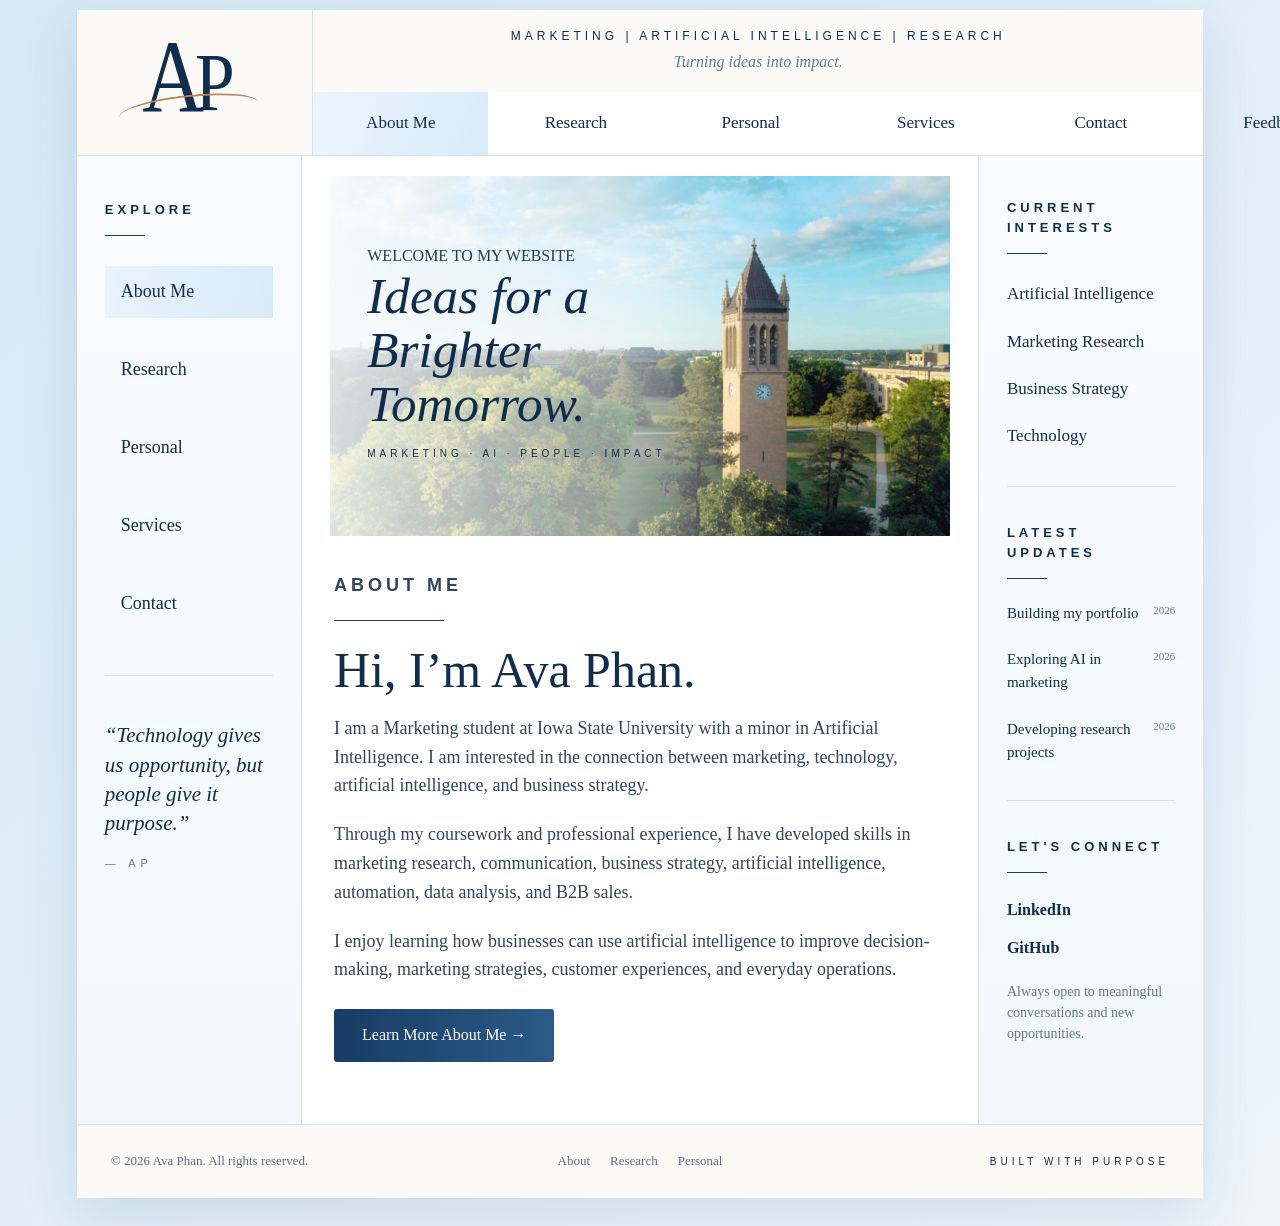
<file: index.html>
<!DOCTYPE html>
<html lang="en">

<head>
    <meta charset="UTF-8">

    <meta name="viewport" content="width=device-width, initial-scale=1.0">

    <title>Ava Phan | About Me</title>

    <link rel="stylesheet" href="style.css">
</head>


<body>

    <div class="site-wrapper">


        <!-- HEADER -->

        <header class="site-header">

            <div class="logo-area">

                <a href="index.html" class="ap-logo" aria-label="Ava Phan Home">

                    <span class="logo-a">A</span>
                    <span class="logo-p">P</span>
                    <span class="logo-line"></span>

                </a>

            </div>


            <div class="header-main">

                <div class="header-top">

                    <p class="header-title">
                        MARKETING | ARTIFICIAL INTELLIGENCE | RESEARCH
                    </p>

                    <p class="header-subtitle">
                        Turning ideas into impact.
                    </p>

                </div>


                <div id="navigation"></div>

            </div>

        </header>


        <!-- MAIN THREE COLUMN LAYOUT -->

        <div class="page-grid">


            <!-- LEFT SIDEBAR -->

            <aside class="left-sidebar">

                <div class="sidebar-inner">

                    <p class="sidebar-title">
                        EXPLORE
                    </p>

                    <div class="title-line"></div>


                    <nav class="side-navigation">

                        <a href="index.html" class="side-link current-side-link">
                            About Me
                        </a>

                        <a href="research.html" class="side-link">
                            Research
                        </a>

                        <a href="personal.html" class="side-link">
                            Personal
                        </a>
                        <a href="services.html" class="side-link">
    Services
</a>

                        <a href="#contact" class="side-link">
                            Contact
                        </a>

                    </nav>


                    <div class="sidebar-divider"></div>


                    <p class="sidebar-quote">

                        “Technology gives us opportunity,
                        but people give it purpose.”

                    </p>

                    <p class="quote-name">
                        — AP
                    </p>

                </div>

            </aside>


            <!-- MAIN CONTENT -->

            <main class="main-content">


                <!-- HERO -->

<section class="hero-section reveal">

    <img
        src="images/hero.jpg"
        alt="Ava Phan portfolio hero image"
        class="hero-image"
    >

    <div class="hero-overlay">

        <p class="hero-small-text">
            WELCOME TO MY WEBSITE
        </p>

        <h1 class="hero-title">
    <span>Ideas for</span>
    <span>a Brighter</span>
    <span>Tomorrow.</span>
</h1>

        <p class="hero-keywords">
            MARKETING · AI · PEOPLE · IMPACT
        </p>

    </div>


</section>


                <!-- ABOUT -->

                <section class="content-section reveal">

                    <p class="section-label">
                        ABOUT ME
                    </p>

                    <div class="section-line"></div>


                    <h2>
                        Hi, I’m Ava Phan.
                    </h2>


                    <p>

                        I am a Marketing student at Iowa State University
                        with a minor in Artificial Intelligence. I am interested
                        in the connection between marketing, technology,
                        artificial intelligence, and business strategy.

                    </p>


                    <p>

                        Through my coursework and professional experience,
                        I have developed skills in marketing research,
                        communication, business strategy, artificial intelligence,
                        automation, data analysis, and B2B sales.

                    </p>


                    <p>

                        I enjoy learning how businesses can use artificial
                        intelligence to improve decision-making, marketing
                        strategies, customer experiences, and everyday operations.

                    </p>


                    <a href="personal.html" class="main-button">
                        Learn More About Me →
                    </a>

                </section>

            </main>


            <!-- RIGHT SIDEBAR -->

            <aside class="right-sidebar">


                <section class="right-section">

                    <p class="sidebar-title">
                        CURRENT INTERESTS
                    </p>

                    <div class="title-line"></div>


                    <div class="interest-list">

                        <p>Artificial Intelligence</p>

                        <p>Marketing Research</p>

                        <p>Business Strategy</p>

                        <p>Technology</p>

                    </div>

                </section>


                <div class="right-divider"></div>


                <section class="right-section">

                    <p class="sidebar-title">
                        LATEST UPDATES
                    </p>

                    <div class="title-line"></div>


                    <div class="update-item">

                        <span>
                            Building my portfolio
                        </span>

                        <small>
                            2026
                        </small>

                    </div>


                    <div class="update-item">

                        <span>
                            Exploring AI in marketing
                        </span>

                        <small>
                            2026
                        </small>

                    </div>


                    <div class="update-item">

                        <span>
                            Developing research projects
                        </span>

                        <small>
                            2026
                        </small>

                    </div>

                </section>


                <div class="right-divider"></div>


                <section class="right-section" id="contact">

                    <p class="sidebar-title">
                        LET'S CONNECT
                    </p>

                    <div class="title-line"></div>


                    <div class="social-links">

                        <a
                            href="https://www.linkedin.com/in/avaphan"
                            target="_blank">

                            LinkedIn

                        </a>


                        <a
                            href="https://github.com/YOUR-USERNAME"
                            target="_blank">

                            GitHub

                        </a>

                    </div>


                    <p class="connect-message">

                        Always open to meaningful conversations
                        and new opportunities.

                    </p>

                </section>

            </aside>

        </div>


        <!-- FOOTER -->

        <footer class="site-footer">

            <p>
                © 2026 Ava Phan. All rights reserved.
            </p>


            <div class="footer-links">

                <a href="index.html">About</a>

                <a href="research.html">Research</a>

                <a href="personal.html">Personal</a>

            </div>


            <p class="footer-message">
                BUILT WITH PURPOSE
            </p>

        </footer>

    </div>


    <script src="nav.js"></script>

</body>

</html>
</file>
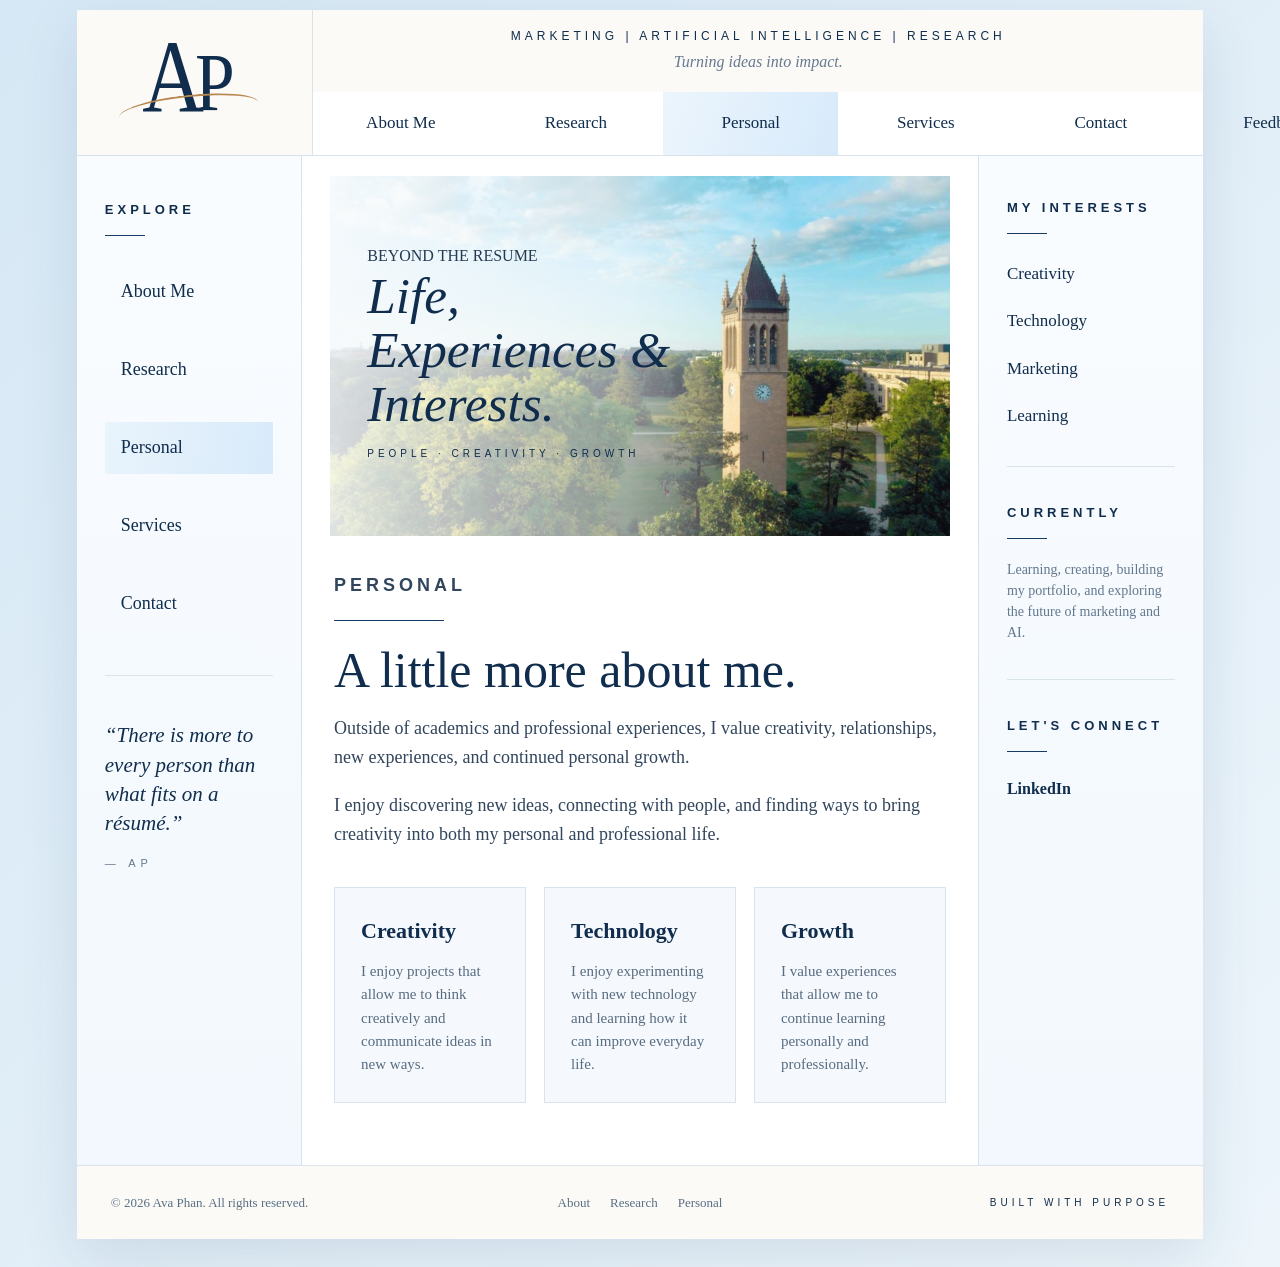
<file: personal.html>
<!DOCTYPE html>
<html lang="en">

<head>
    <meta charset="UTF-8">

    <meta name="viewport" content="width=device-width, initial-scale=1.0">

    <title>Ava Phan | Personal</title>

    <link rel="stylesheet" href="style.css">
</head>


<body>

    <div class="site-wrapper">


        <!-- HEADER -->

        <header class="site-header">

            <div class="logo-area">

                <a href="index.html" class="ap-logo">

                    <span class="logo-a">A</span>
                    <span class="logo-p">P</span>
                    <span class="logo-line"></span>

                </a>

            </div>


            <div class="header-main">

                <div class="header-top">

                    <p class="header-title">
                        MARKETING | ARTIFICIAL INTELLIGENCE | RESEARCH
                    </p>

                    <p class="header-subtitle">
                        Turning ideas into impact.
                    </p>

                </div>


                <div id="navigation"></div>

            </div>

        </header>


        <div class="page-grid">


            <!-- LEFT SIDEBAR -->

            <aside class="left-sidebar">

                <div class="sidebar-inner">

                    <p class="sidebar-title">
                        EXPLORE
                    </p>

                    <div class="title-line"></div>


                    <nav class="side-navigation">

                        <a href="index.html" class="side-link">
                            About Me
                        </a>

                        <a href="research.html" class="side-link">
                            Research
                        </a>

                        <a href="personal.html" class="side-link current-side-link">
                            Personal
                        </a>
                        <a href="services.html" class="side-link">
    Services
</a>

                        <a href="#contact" class="side-link">
                            Contact
                        </a>

                    </nav>


                    <div class="sidebar-divider"></div>


                    <p class="sidebar-quote">

                        “There is more to every person than
                        what fits on a résumé.”

                    </p>

                    <p class="quote-name">
                        — AP
                    </p>

                </div>

            </aside>


            <!-- MAIN CONTENT -->

            <main class="main-content">


                <section class="hero-section personal-hero reveal">

                    <img
                        src="images/hero.jpg"
                        alt="Personal interests and experiences"
                        class="hero-image"
                    >


                    <div class="hero-overlay">

                        <p class="hero-small-text">
                            BEYOND THE RESUME
                        </p>

                        <h1>
                            Life,
                            <br>
                            Experiences & Interests.
                        </h1>

                        <p class="hero-keywords">
                            PEOPLE · CREATIVITY · GROWTH
                        </p>

                    </div>

                </section>


                <section class="content-section reveal">

                    <p class="section-label">
                        PERSONAL
                    </p>

                    <div class="section-line"></div>


                    <h2>
                        A little more about me.
                    </h2>


                    <p>

                        Outside of academics and professional experiences,
                        I value creativity, relationships, new experiences,
                        and continued personal growth.

                    </p>


                    <p>

                        I enjoy discovering new ideas, connecting with people,
                        and finding ways to bring creativity into both my
                        personal and professional life.

                    </p>


                    <div class="personal-grid">


                        <div class="personal-card">

                            <h3>
                                Creativity
                            </h3>

                            <p>

                                I enjoy projects that allow me to think
                                creatively and communicate ideas in new ways.

                            </p>

                        </div>


                        <div class="personal-card">

                            <h3>
                                Technology
                            </h3>

                            <p>

                                I enjoy experimenting with new technology
                                and learning how it can improve everyday life.

                            </p>

                        </div>


                        <div class="personal-card">

                            <h3>
                                Growth
                            </h3>

                            <p>

                                I value experiences that allow me to continue
                                learning personally and professionally.

                            </p>

                        </div>


                    </div>

                </section>

            </main>


            <!-- RIGHT SIDEBAR -->

            <aside class="right-sidebar">


                <section class="right-section">

                    <p class="sidebar-title">
                        MY INTERESTS
                    </p>

                    <div class="title-line"></div>

                    <div class="interest-list">

                        <p>Creativity</p>

                        <p>Technology</p>

                        <p>Marketing</p>

                        <p>Learning</p>

                    </div>

                </section>


                <div class="right-divider"></div>


                <section class="right-section">

                    <p class="sidebar-title">
                        CURRENTLY
                    </p>

                    <div class="title-line"></div>

                    <p class="connect-message">

                        Learning, creating, building my portfolio,
                        and exploring the future of marketing and AI.

                    </p>

                </section>


                <div class="right-divider"></div>


                <section class="right-section" id="contact">

                    <p class="sidebar-title">
                        LET'S CONNECT
                    </p>

                    <div class="title-line"></div>

                    <div class="social-links">

                        <a href="https://www.linkedin.com/in/avaphan" target="_blank">
                            LinkedIn
                        </a>

                    </div>

                </section>

            </aside>

        </div>


        <footer class="site-footer">

            <p>
                © 2026 Ava Phan. All rights reserved.
            </p>

            <div class="footer-links">

                <a href="index.html">About</a>

                <a href="research.html">Research</a>

                <a href="personal.html">Personal</a>

            </div>

            <p class="footer-message">
                BUILT WITH PURPOSE
            </p>

        </footer>

    </div>


    <script src="nav.js"></script>

</body>

</html>
</file>
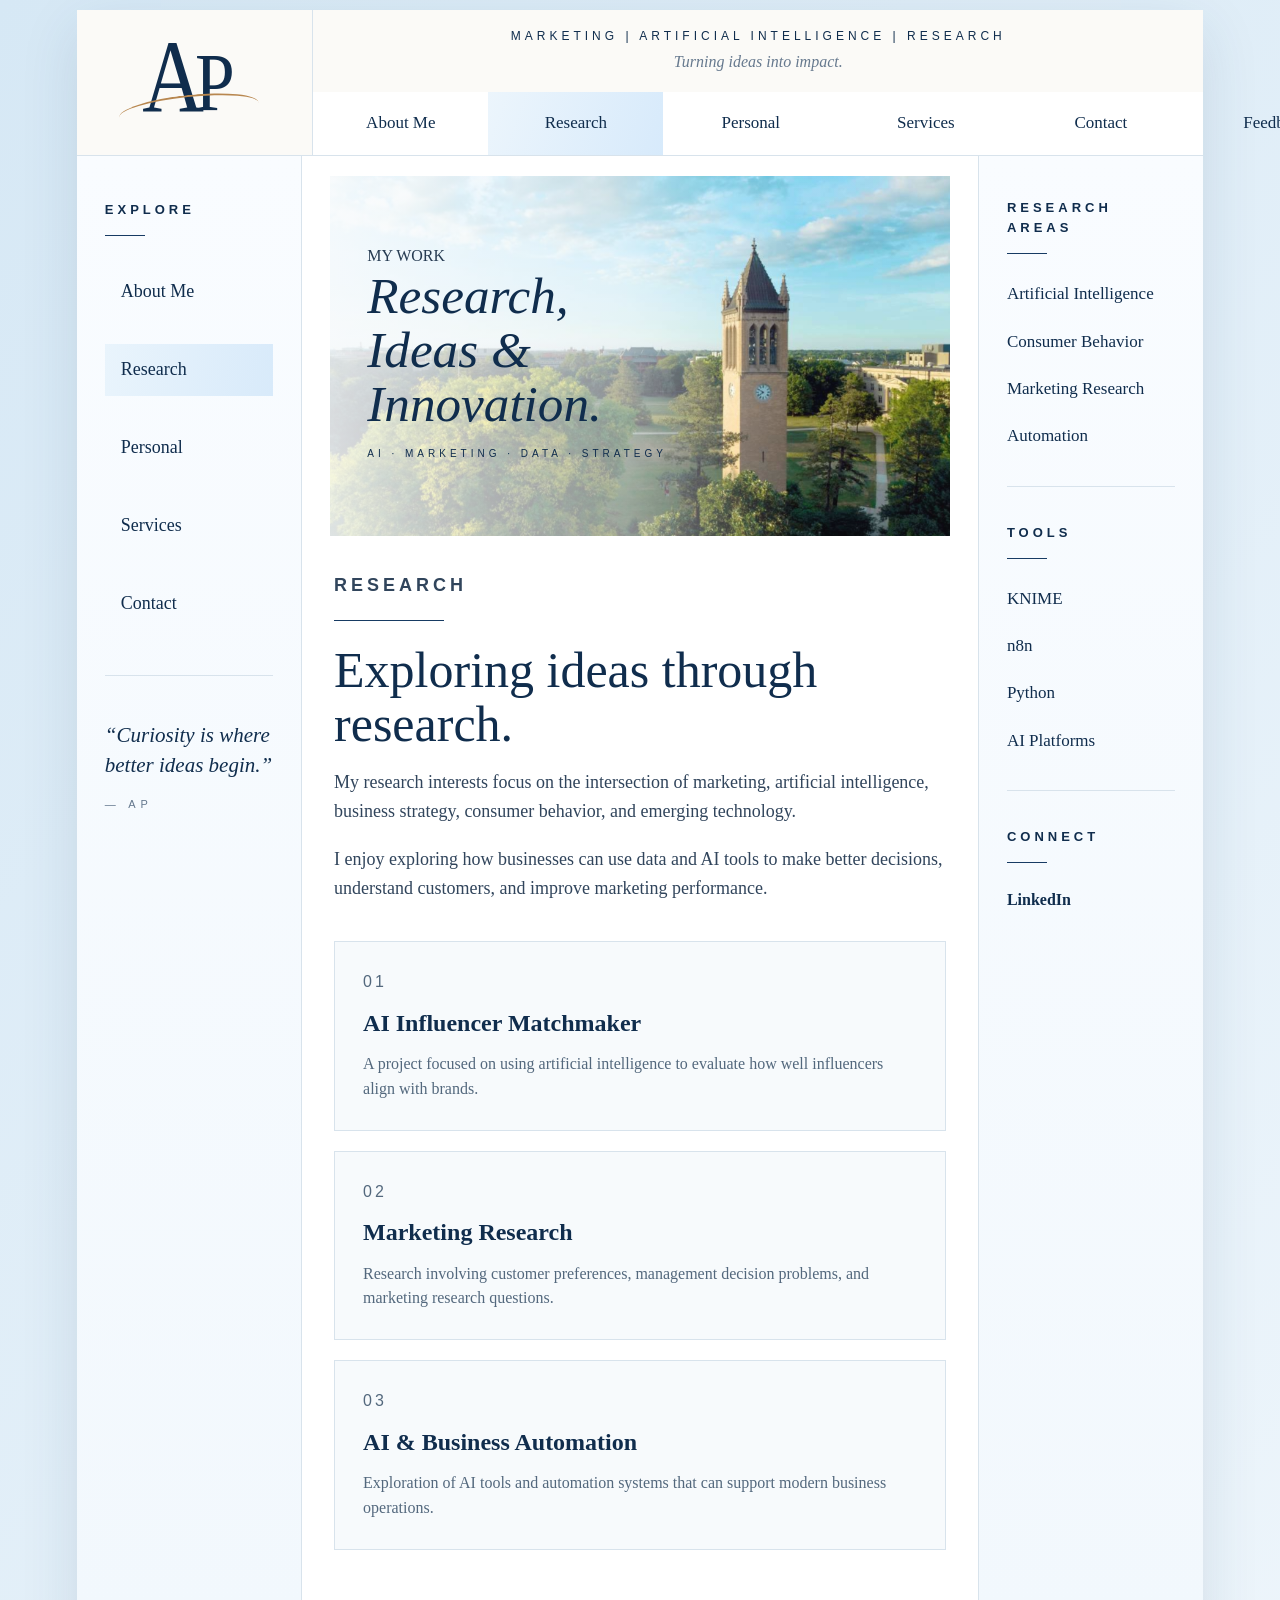
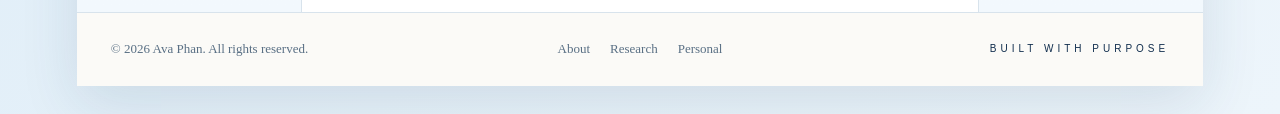
<file: research.html>
<!DOCTYPE html>
<html lang="en">

<head>
    <meta charset="UTF-8">

    <meta name="viewport" content="width=device-width, initial-scale=1.0">

    <title>Ava Phan | Research</title>

    <link rel="stylesheet" href="style.css">
</head>


<body>

    <div class="site-wrapper">


        <!-- HEADER -->

        <header class="site-header">

            <div class="logo-area">

                <a href="index.html" class="ap-logo">

                    <span class="logo-a">A</span>
                    <span class="logo-p">P</span>
                    <span class="logo-line"></span>

                </a>

            </div>


            <div class="header-main">

                <div class="header-top">

                    <p class="header-title">
                        MARKETING | ARTIFICIAL INTELLIGENCE | RESEARCH
                    </p>

                    <p class="header-subtitle">
                        Turning ideas into impact.
                    </p>

                </div>


                <div id="navigation"></div>

            </div>

        </header>


        <div class="page-grid">


            <!-- LEFT SIDEBAR -->

            <aside class="left-sidebar">

                <div class="sidebar-inner">

                    <p class="sidebar-title">
                        EXPLORE
                    </p>

                    <div class="title-line"></div>


                    <nav class="side-navigation">

                        <a href="index.html" class="side-link">
                            About Me
                        </a>

                        <a href="research.html" class="side-link current-side-link">
                            Research
                        </a>

                        <a href="personal.html" class="side-link">
                            Personal
                        </a>
                        <a href="services.html" class="side-link">
    Services
</a>

                        <a href="#contact" class="side-link">
                            Contact
                        </a>

                    </nav>


                    <div class="sidebar-divider"></div>


                    <p class="sidebar-quote">

                        “Curiosity is where better ideas begin.”

                    </p>

                    <p class="quote-name">
                        — AP
                    </p>

                </div>

            </aside>


            <!-- MAIN CONTENT -->

            <main class="main-content">


                <section class="hero-section research-hero reveal">

                    <img
                        src="images/hero.jpg"
                        alt="Research and artificial intelligence"
                        class="hero-image"
                    >


                    <div class="hero-overlay">

                        <p class="hero-small-text">
                            MY WORK
                        </p>

                        <h1>
                            Research,
                            <br>
                            Ideas & Innovation.
                        </h1>

                        <p class="hero-keywords">
                            AI · MARKETING · DATA · STRATEGY
                        </p>

                    </div>

                </section>


                <section class="content-section reveal">

                    <p class="section-label">
                        RESEARCH
                    </p>

                    <div class="section-line"></div>


                    <h2>
                        Exploring ideas through research.
                    </h2>


                    <p>

                        My research interests focus on the intersection of
                        marketing, artificial intelligence, business strategy,
                        consumer behavior, and emerging technology.

                    </p>


                    <p>

                        I enjoy exploring how businesses can use data and AI
                        tools to make better decisions, understand customers,
                        and improve marketing performance.

                    </p>


                    <div class="project-list">


                        <article class="project-card">

                            <p class="project-number">
                                01
                            </p>

                            <h3>
                                AI Influencer Matchmaker
                            </h3>

                            <p>

                                A project focused on using artificial intelligence
                                to evaluate how well influencers align with brands.

                            </p>

                        </article>


                        <article class="project-card">

                            <p class="project-number">
                                02
                            </p>

                            <h3>
                                Marketing Research
                            </h3>

                            <p>

                                Research involving customer preferences,
                                management decision problems, and marketing
                                research questions.

                            </p>

                        </article>


                        <article class="project-card">

                            <p class="project-number">
                                03
                            </p>

                            <h3>
                                AI & Business Automation
                            </h3>

                            <p>

                                Exploration of AI tools and automation systems
                                that can support modern business operations.

                            </p>

                        </article>


                    </div>

                </section>

            </main>


            <!-- RIGHT SIDEBAR -->

            <aside class="right-sidebar">


                <section class="right-section">

                    <p class="sidebar-title">
                        RESEARCH AREAS
                    </p>

                    <div class="title-line"></div>

                    <div class="interest-list">

                        <p>Artificial Intelligence</p>

                        <p>Consumer Behavior</p>

                        <p>Marketing Research</p>

                        <p>Automation</p>

                    </div>

                </section>


                <div class="right-divider"></div>


                <section class="right-section">

                    <p class="sidebar-title">
                        TOOLS
                    </p>

                    <div class="title-line"></div>

                    <div class="interest-list">

                        <p>KNIME</p>

                        <p>n8n</p>

                        <p>Python</p>

                        <p>AI Platforms</p>

                    </div>

                </section>


                <div class="right-divider"></div>


                <section class="right-section" id="contact">

                    <p class="sidebar-title">
                        CONNECT
                    </p>

                    <div class="title-line"></div>

                    <div class="social-links">

                        <a href="https://www.linkedin.com/in/avaphan" target="_blank">
                            LinkedIn
                        </a>

                    </div>

                </section>

            </aside>

        </div>


        <footer class="site-footer">

            <p>
                © 2026 Ava Phan. All rights reserved.
            </p>

            <div class="footer-links">

                <a href="index.html">About</a>

                <a href="research.html">Research</a>

                <a href="personal.html">Personal</a>

            </div>

            <p class="footer-message">
                BUILT WITH PURPOSE
            </p>

        </footer>

    </div>


    <script src="nav.js"></script>

</body>

</html>
</file>
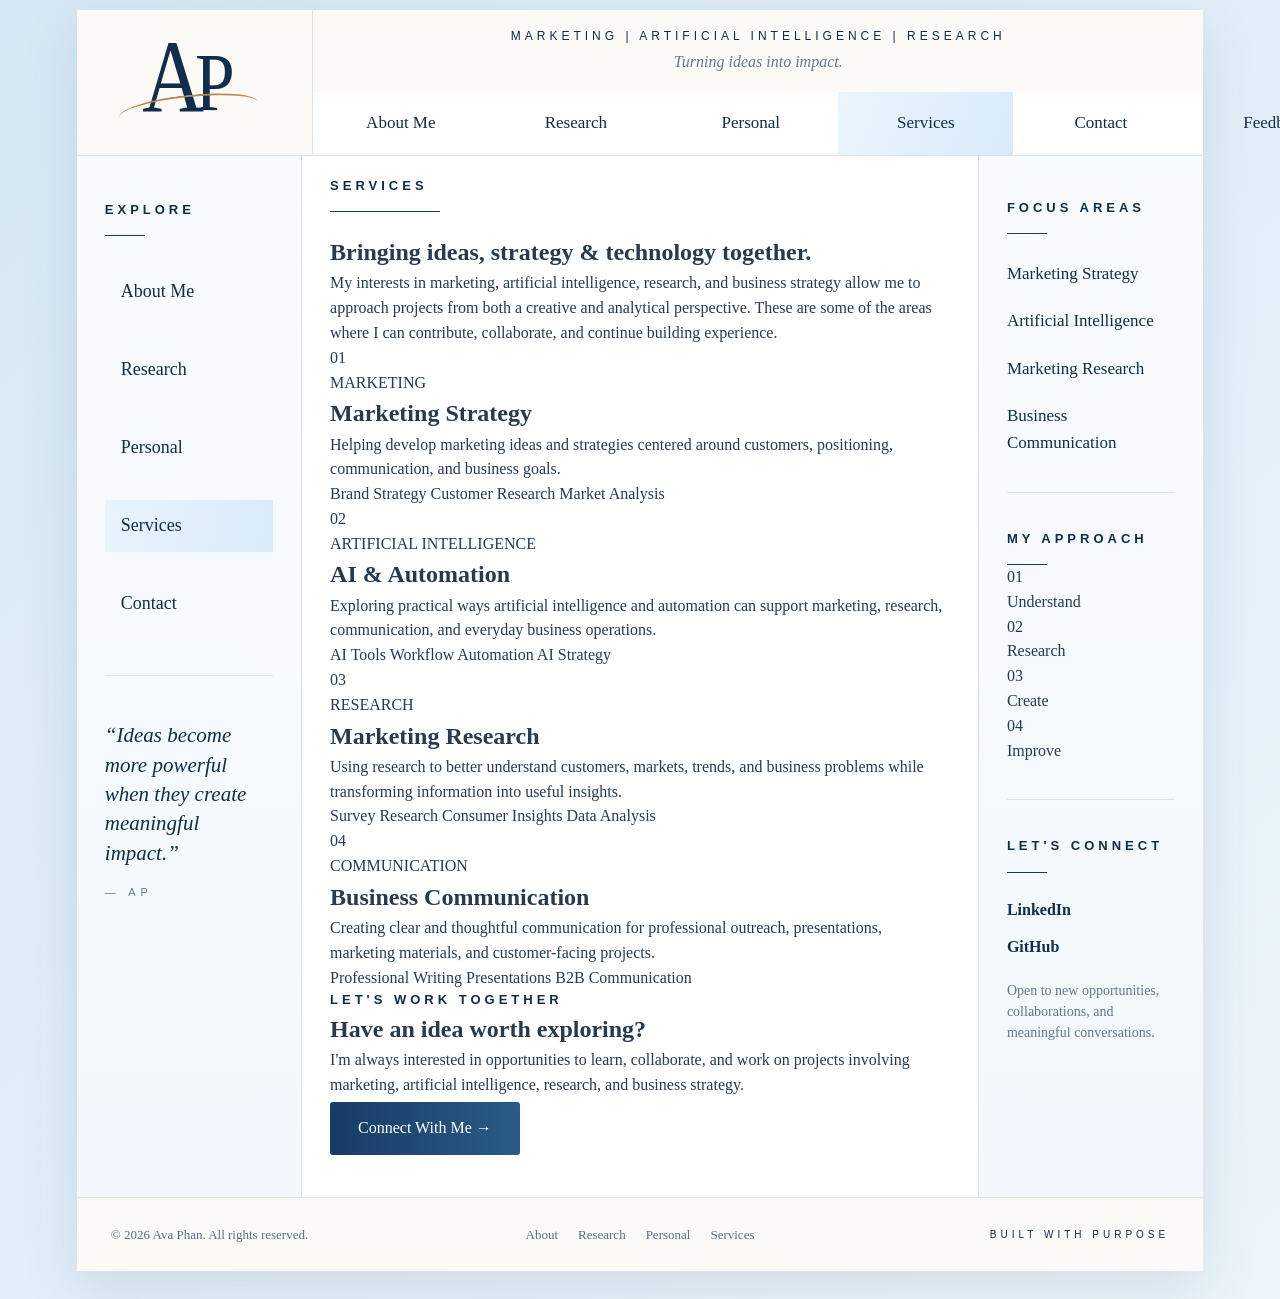
<file: services.html>
<!DOCTYPE html>
<html lang="en">

<head>
    <meta charset="UTF-8">
    <meta name="viewport" content="width=device-width, initial-scale=1.0">

    <title>Ava Phan | Services</title>

    <link rel="stylesheet" href="style.css">
</head>

<body>

<div class="site-wrapper">

    <!-- HEADER -->

    <header class="site-header">

        <div class="logo-area">

            <a href="index.html" class="ap-logo" aria-label="Ava Phan Home">
                <span class="logo-a">A</span>
                <span class="logo-p">P</span>
                <span class="logo-line"></span>
            </a>

        </div>

        <div class="header-main">

            <div class="header-top">

                <p class="header-title">
                    MARKETING | ARTIFICIAL INTELLIGENCE | RESEARCH
                </p>

                <p class="header-subtitle">
                    Turning ideas into impact.
                </p>

            </div>

            <div id="navigation"></div>

        </div>

    </header>


    <!-- PAGE LAYOUT -->

    <div class="page-grid">


        <!-- LEFT SIDEBAR -->

        <aside class="left-sidebar">

            <div class="sidebar-inner">

                <p class="sidebar-title">
                    EXPLORE
                </p>

                <div class="title-line"></div>

                <nav class="side-navigation">

                    <a href="index.html" class="side-link">
                        About Me
                    </a>

                    <a href="research.html" class="side-link">
                        Research
                    </a>

                    <a href="personal.html" class="side-link">
                        Personal
                    </a>

                    <a href="services.html"
                       class="side-link current-side-link">
                        Services
                    </a>

                    <a href="#contact" class="side-link">
                        Contact
                    </a>

                </nav>

                <div class="sidebar-divider"></div>

                <p class="sidebar-quote">
                    “Ideas become more powerful when
                    they create meaningful impact.”
                </p>

                <p class="quote-name">
                    — AP
                </p>

            </div>

        </aside>


        <!-- MAIN CONTENT -->

        <main class="main-content">


            <!-- SERVICES INTRO -->

            <section class="services-intro reveal">

                <p class="section-label">
                    SERVICES
                </p>

                <div class="section-line"></div>

                <h1 class="services-title">
                    Bringing ideas,
                    strategy & technology
                    together.
                </h1>

                <p class="services-description">
                    My interests in marketing, artificial intelligence,
                    research, and business strategy allow me to approach
                    projects from both a creative and analytical perspective.
                    These are some of the areas where I can contribute,
                    collaborate, and continue building experience.
                </p>

            </section>


            <!-- SERVICE 01 -->

            <section class="service-card reveal">

                <div class="service-number">
                    01
                </div>

                <div class="service-content">

                    <p class="service-category">
                        MARKETING
                    </p>

                    <h2>
                        Marketing Strategy
                    </h2>

                    <p>
                        Helping develop marketing ideas and strategies
                        centered around customers, positioning, communication,
                        and business goals.
                    </p>

                    <div class="service-tags">
                        <span>Brand Strategy</span>
                        <span>Customer Research</span>
                        <span>Market Analysis</span>
                    </div>

                </div>

            </section>


            <!-- SERVICE 02 -->

            <section class="service-card reveal">

                <div class="service-number">
                    02
                </div>

                <div class="service-content">

                    <p class="service-category">
                        ARTIFICIAL INTELLIGENCE
                    </p>

                    <h2>
                        AI & Automation
                    </h2>

                    <p>
                        Exploring practical ways artificial intelligence
                        and automation can support marketing, research,
                        communication, and everyday business operations.
                    </p>

                    <div class="service-tags">
                        <span>AI Tools</span>
                        <span>Workflow Automation</span>
                        <span>AI Strategy</span>
                    </div>

                </div>

            </section>


            <!-- SERVICE 03 -->

            <section class="service-card reveal">

                <div class="service-number">
                    03
                </div>

                <div class="service-content">

                    <p class="service-category">
                        RESEARCH
                    </p>

                    <h2>
                        Marketing Research
                    </h2>

                    <p>
                        Using research to better understand customers,
                        markets, trends, and business problems while
                        transforming information into useful insights.
                    </p>

                    <div class="service-tags">
                        <span>Survey Research</span>
                        <span>Consumer Insights</span>
                        <span>Data Analysis</span>
                    </div>

                </div>

            </section>


            <!-- SERVICE 04 -->

            <section class="service-card reveal">

                <div class="service-number">
                    04
                </div>

                <div class="service-content">

                    <p class="service-category">
                        COMMUNICATION
                    </p>

                    <h2>
                        Business Communication
                    </h2>

                    <p>
                        Creating clear and thoughtful communication for
                        professional outreach, presentations, marketing
                        materials, and customer-facing projects.
                    </p>

                    <div class="service-tags">
                        <span>Professional Writing</span>
                        <span>Presentations</span>
                        <span>B2B Communication</span>
                    </div>

                </div>

            </section>


            <!-- CALL TO ACTION -->

            <section class="services-cta reveal" id="contact">

                <p class="section-label">
                    LET'S WORK TOGETHER
                </p>

                <h2>
                    Have an idea worth exploring?
                </h2>

                <p>
                    I'm always interested in opportunities to learn,
                    collaborate, and work on projects involving marketing,
                    artificial intelligence, research, and business strategy.
                </p>

                <a
                    href="https://www.linkedin.com/in/avaphan"
                    target="_blank"
                    class="main-button">

                    Connect With Me →

                </a>

            </section>

        </main>


        <!-- RIGHT SIDEBAR -->

        <aside class="right-sidebar">

            <section class="right-section">

                <p class="sidebar-title">
                    FOCUS AREAS
                </p>

                <div class="title-line"></div>

                <div class="interest-list">
                    <p>Marketing Strategy</p>
                    <p>Artificial Intelligence</p>
                    <p>Marketing Research</p>
                    <p>Business Communication</p>
                </div>

            </section>


            <div class="right-divider"></div>


            <section class="right-section">

                <p class="sidebar-title">
                    MY APPROACH
                </p>

                <div class="title-line"></div>

                <div class="approach-list">

                    <div>
                        <span>01</span>
                        <p>Understand</p>
                    </div>

                    <div>
                        <span>02</span>
                        <p>Research</p>
                    </div>

                    <div>
                        <span>03</span>
                        <p>Create</p>
                    </div>

                    <div>
                        <span>04</span>
                        <p>Improve</p>
                    </div>

                </div>

            </section>


            <div class="right-divider"></div>


            <section class="right-section">

                <p class="sidebar-title">
                    LET'S CONNECT
                </p>

                <div class="title-line"></div>

                <div class="social-links">

                    <a
                        href="https://www.linkedin.com/in/avaphan"
                        target="_blank">
                        LinkedIn
                    </a>

                    <a
                        href="https://github.com/"
                        target="_blank">
                        GitHub
                    </a>

                </div>

                <p class="connect-message">
                    Open to new opportunities, collaborations,
                    and meaningful conversations.
                </p>

            </section>

        </aside>

    </div>


    <!-- FOOTER -->

    <footer class="site-footer">

        <p>
            © 2026 Ava Phan. All rights reserved.
        </p>

        <div class="footer-links">
            <a href="index.html">About</a>
            <a href="research.html">Research</a>
            <a href="personal.html">Personal</a>
            <a href="services.html">Services</a>
        </div>

        <p class="footer-message">
            BUILT WITH PURPOSE
        </p>

    </footer>

</div>


<script src="nav.js"></script>

</body>

</html>
</file>
<file: style.css>
/* =========================================================
   COLORS
========================================================= */

:root {
    --navy: #173b63;
    --deep-navy: #102d4d;
    --blue: #557fa5;
    --soft-blue: #dfeefa;
    --very-light-blue: #f3f8fc;

    --page-blue: #d9eaf7;

    --white: #ffffff;

    --cream: #fbfaf7;

    --text: #263b52;

    --muted: #63778d;

    --border: #d8e3ec;

    --gold: #b8874f;
}


/* =========================================================
   RESET
========================================================= */

* {
    margin: 0;
    padding: 0;
    box-sizing: border-box;
}


html {
    scroll-behavior: smooth;
}


body {

    font-family:
        Georgia,
        "Times New Roman",
        serif;

    background:
        linear-gradient(
            135deg,
            #d6e8f5,
            #edf5fb
        );

    color: var(--text);

    line-height: 1.55;

    padding: 10px 0 28px;
}


/* =========================================================
   WEBSITE CONTAINER
========================================================= */

.site-wrapper {

    width: 88%;

    max-width: 1450px;

    margin: 0 auto;

    background: white;

    box-shadow:
        0 18px 55px rgba(25, 62, 95, 0.12);
}


/* =========================================================
   HEADER
========================================================= */

.site-header {

    display: grid;

    grid-template-columns: 21% 79%;

    min-height: 145px;

    border-bottom: 1px solid var(--border);
}


/* =========================================================
   AP LOGO
========================================================= */

.logo-area {

    display: flex;

    justify-content: center;

    align-items: center;

    background: var(--cream);

    border-right: 1px solid var(--border);
}


.ap-logo {

    width: 155px;

    height: 110px;

    position: relative;

    display: block;

    color: var(--deep-navy);

    text-decoration: none;

    transition: transform 0.25s ease;
}


.ap-logo:hover {

    transform: scale(1.04);
}


.logo-a {

    position: absolute;

    left: 19px;

    top: -2px;

    font-size: 103px;

    line-height: 1;

    font-weight: 400;

    transform: scaleX(0.83);
}


.logo-p {

    position: absolute;

    left: 75px;

    top: 14px;

    font-size: 82px;

    line-height: 1;

    font-weight: 400;

    transform: scaleX(0.87);
}


.logo-line {

    position: absolute;

    width: 140px;

    height: 30px;

    left: 2px;

    top: 67px;

    border-top: 2px solid var(--gold);

    border-radius: 50%;

    transform: rotate(-6deg);
}


/* =========================================================
   HEADER TOP
========================================================= */

.header-main {

    display: flex;

    flex-direction: column;
}


.header-top {

    min-height: 82px;

    display: flex;

    flex-direction: column;

    align-items: center;

    justify-content: center;

    background: var(--cream);

    text-align: center;
}


.header-title {

    color: var(--deep-navy);

    font-family:
        Arial,
        Helvetica,
        sans-serif;

    font-size: 12px;

    letter-spacing: 4px;
}


.header-subtitle {

    margin-top: 5px;

    font-size: 16px;

    color: #66798e;

    font-style: italic;
}


/* =========================================================
   TOP NAVIGATION
========================================================= */

.top-navigation {

    min-height: 63px;

    display: flex;

    align-items: stretch;

    justify-content: flex-start;

    background: white;
}


.top-navigation a {

    min-width: 175px;

    display: flex;

    align-items: center;

    justify-content: center;

    text-decoration: none;

    color: var(--deep-navy);

    font-size: 17px;

    transition:
        background 0.25s ease,
        padding 0.25s ease;
}


.top-navigation a:hover {

    background: #eff6fc;
}


.top-navigation a.current-link {

    background:
        linear-gradient(
            110deg,
            #ecf5fc,
            #d7eafb
        );
}


/* =========================================================
   PAGE GRID
========================================================= */

.page-grid {

    display: grid;

    grid-template-columns:
        20%
        60%
        20%;
}


/* =========================================================
   LEFT SIDEBAR
========================================================= */

.left-sidebar {

    background:
        linear-gradient(
            180deg,
            #f9fcff,
            #f2f8fd
        );

    border-right: 1px solid var(--border);
}


.sidebar-inner {

    padding: 44px 28px;

    position: sticky;

    top: 20px;
}


.sidebar-title {

    color: var(--deep-navy);

    font-family:
        Arial,
        Helvetica,
        sans-serif;

    font-size: 13px;

    font-weight: 700;

    letter-spacing: 4px;
}


.title-line {

    width: 40px;

    height: 1px;

    margin-top: 15px;

    background: var(--navy);
}


/* =========================================================
   SIDE NAVIGATION
========================================================= */

.side-navigation {

    margin-top: 30px;

    display: flex;

    flex-direction: column;

    gap: 26px;
}


.side-link {

    min-height: 52px;

    display: flex;

    align-items: center;

    padding: 12px 16px;

    color: var(--deep-navy);

    font-size: 18px;

    text-decoration: none;

    transition: 0.25s ease;
}


.side-link:hover {

    background: #eaf4fc;

    padding-left: 23px;
}


.current-side-link {

    background:
        linear-gradient(
            100deg,
            #e9f4fc,
            #d8eafa
        );
}


.sidebar-divider {

    height: 1px;

    margin: 45px 0;

    background: var(--border);
}


.sidebar-quote {

    color: var(--deep-navy);

    font-size: 21px;

    font-style: italic;

    line-height: 1.4;
}


.quote-name {

    margin-top: 16px;

    color: var(--muted);

    font-family:
        Arial,
        Helvetica,
        sans-serif;

    font-size: 11px;

    letter-spacing: 5px;
}


/* =========================================================
   MAIN CONTENT
========================================================= */

.main-content {

    padding: 20px 28px 42px;

    background: white;
}


/* =========================================================
   HERO
========================================================= */

.hero-section {

    position: relative;

    min-height: 360px;

    overflow: hidden;

    margin-bottom: 32px;
}


.hero-image {

    position: absolute;

    inset: 0;

    width: 100%;

    height: 100%;

    object-fit: cover;

    transform: scale(1.02);
}


.hero-section::after {

    content: "";

    position: absolute;

    inset: 0;

    background:
        linear-gradient(
            90deg,
            rgba(247, 250, 252, 0.88) 0%,
            rgba(247, 250, 252, 0.56) 48%,
            rgba(255, 255, 255, 0.04) 75%
        );
}


.hero-overlay {
    position: absolute;

    top: 19%;
    left: 6%;

    width: 58%;
    z-index: 2;
}
}


.hero-small-text {

    margin-bottom: 14px;

    color: var(--deep-navy);

    font-family:
        Arial,
        Helvetica,
        sans-serif;

    font-size: 11px;

    letter-spacing: 4px;
}


.hero-overlay h1 {

    color: var(--deep-navy);

    font-size: clamp(39px, 4vw, 56px);

    line-height: 1.05;

    font-weight: 400;

    font-style: italic;
}


.hero-keywords {

    margin-top: 16px;

    color: var(--deep-navy);

    font-family:
        Arial,
        Helvetica,
        sans-serif;

    font-size: 10px;

    letter-spacing: 4px;
}


.hero-note {

    position: absolute;

    z-index: 4;

    right: 5%;

    top: 27%;

    padding: 22px 25px;

    background: rgba(255, 255, 255, 0.82);

    backdrop-filter: blur(5px);

    color: #30445a;

    font-size: 16px;

    font-style: italic;

    line-height: 1.4;
}


/* =========================================================
   MAIN TEXT
========================================================= */

.content-section {

    position: relative;

    padding: 3px 4px 20px;
}


.section-label {

    color: var(--deep-navy);

    font-family:
        Arial,
        Helvetica,
        sans-serif;

    font-size: 13px;

    font-weight: 700;

    letter-spacing: 4px;
}


.section-line {

    width: 110px;

    height: 1px;

    margin: 15px 0 22px;

    background: var(--navy);
}


.content-section h2 {

    margin-bottom: 17px;

    color: var(--deep-navy);

    font-size: clamp(36px, 4vw, 50px);

    line-height: 1.08;

    font-weight: 500;
}


.content-section > p {

    max-width: 850px;

    margin-bottom: 20px;

    font-size: 18px;

    line-height: 1.6;

    color: #31455c;
}


.main-button {

    display: inline-block;

    margin-top: 5px;

    padding: 14px 28px;

    background:
        linear-gradient(
            90deg,
            #173c65,
            #2a5b87
        );

    color: white;

    text-decoration: none;

    border-radius: 3px;

    font-size: 16px;

    transition: 0.25s ease;
}


.main-button:hover {

    transform: translateY(-3px);

    box-shadow:
        0 10px 25px rgba(23, 59, 99, 0.18);
}


/* =========================================================
   PROJECT CARDS
========================================================= */

.project-list {

    display: grid;

    grid-template-columns: 1fr;

    gap: 20px;

    margin-top: 38px;
}


.project-card {

    padding: 28px;

    background: #f7fafc;

    border: 1px solid var(--border);

    transition: 0.25s ease;
}


.project-card:hover {

    transform: translateY(-4px);

    box-shadow:
        0 12px 28px rgba(22, 55, 88, 0.08);
}


.project-number {

    margin-bottom: 10px;

    color: var(--blue);

    font-family:
        Arial,
        Helvetica,
        sans-serif;

    font-size: 11px;

    letter-spacing: 3px;
}


.project-card h3 {

    margin-bottom: 10px;

    color: var(--deep-navy);

    font-size: 24px;
}


.project-card p {

    color: #53687d;

    font-size: 16px;

    line-height: 1.55;
}


/* =========================================================
   PERSONAL CARDS
========================================================= */

.personal-grid {

    display: grid;

    grid-template-columns: repeat(3, 1fr);

    gap: 18px;

    margin-top: 38px;
}


.personal-card {

    padding: 26px;

    background: #f5f9fd;

    border: 1px solid var(--border);
}


.personal-card h3 {

    margin-bottom: 12px;

    color: var(--deep-navy);

    font-size: 22px;
}


.personal-card p {

    color: #586c80;

    font-size: 15px;

    line-height: 1.55;
}


/* =========================================================
   RIGHT SIDEBAR
========================================================= */

.right-sidebar {

    padding: 42px 28px;

    background:
        linear-gradient(
            180deg,
            #f9fcff,
            #f2f8fd
        );

    border-left: 1px solid var(--border);
}


.right-section {

    margin-bottom: 25px;
}


.interest-list {

    margin-top: 27px;

    display: flex;

    flex-direction: column;

    gap: 21px;
}


.interest-list p {

    color: var(--deep-navy);

    font-size: 17px;
}


.right-divider {

    height: 1px;

    margin: 36px 0;

    background: var(--border);
}


/* =========================================================
   UPDATES
========================================================= */

.update-item {

    display: grid;

    grid-template-columns: 1fr auto;

    gap: 14px;

    margin-top: 23px;
}


.update-item span {

    color: var(--deep-navy);

    font-size: 15px;
}


.update-item small {

    color: var(--muted);

    font-size: 11px;
}


/* =========================================================
   CONNECT
========================================================= */

.social-links {

    display: flex;

    flex-direction: column;

    gap: 13px;

    margin-top: 25px;
}


.social-links a {

    color: var(--deep-navy);

    text-decoration: none;

    font-weight: 600;
}


.social-links a:hover {

    color: var(--blue);
}


.connect-message {

    margin-top: 20px;

    color: var(--muted);

    font-size: 14px;

    line-height: 1.5;
}


/* =========================================================
   FOOTER
========================================================= */

.site-footer {

    min-height: 74px;

    padding: 18px 34px;

    display: grid;

    grid-template-columns:
        1fr
        auto
        1fr;

    align-items: center;

    gap: 20px;

    background: var(--cream);

    border-top: 1px solid var(--border);

    color: #596f84;

    font-size: 13px;
}


.footer-links {

    display: flex;

    gap: 20px;
}


.footer-links a {

    color: #596f84;

    text-decoration: none;
}


.footer-links a:hover {

    color: var(--deep-navy);
}


.footer-message {

    justify-self: end;

    color: var(--deep-navy);

    font-family:
        Arial,
        Helvetica,
        sans-serif;

    font-size: 10px;

    letter-spacing: 4px;
}


/* =========================================================
   SCROLL ANIMATION
========================================================= */

.reveal {

    opacity: 0;

    transform: translateY(25px);

    transition:
        opacity 0.75s ease,
        transform 0.75s ease;
}


.reveal.visible {

    opacity: 1;

    transform: translateY(0);
}


/* =========================================================
   TABLET
========================================================= */

@media screen and (max-width: 1050px) {

    .site-wrapper {
        width: 94%;
    }


    .page-grid {

        grid-template-columns:
            24%
            76%;
    }


    .right-sidebar {

        display: none;
    }


    .top-navigation a {

        min-width: 135px;
    }


    .personal-grid {

        grid-template-columns: 1fr;
    }

}


/* =========================================================
   MOBILE
========================================================= */

@media screen and (max-width: 760px) {

    body {
        padding: 0;
    }


    .site-wrapper {
        width: 100%;
    }


    .site-header {

        grid-template-columns: 1fr;
    }


    .logo-area {

        min-height: 120px;

        border-right: none;

        border-bottom: 1px solid var(--border);
    }


    .header-title {

        padding: 0 20px;

        letter-spacing: 2px;

        line-height: 1.7;
    }


    .top-navigation {

        display: grid;

        grid-template-columns:
            repeat(2, 1fr);
    }


    .top-navigation a {

        min-width: auto;

        padding: 16px;
    }


    .page-grid {

        display: block;
    }


    .left-sidebar {

        border-right: none;

        border-bottom: 1px solid var(--border);
    }


    .sidebar-inner {

        position: static;

        padding: 28px;
    }


    .side-navigation {

        display: grid;

        grid-template-columns:
            repeat(2, 1fr);

        gap: 10px;
    }


    .sidebar-divider,
    .sidebar-quote,
    .quote-name {

        display: none;
    }


    .main-content {

        padding: 16px;
    }


    .hero-section {

        min-height: 390px;
    }


    .hero-note {

        display: none;
    }


    .right-sidebar {

        display: block;

        border-left: none;

        border-top: 1px solid var(--border);
    }


    .site-footer {

        grid-template-columns: 1fr;

        text-align: center;
    }


    .footer-links {

        justify-content: center;

        flex-wrap: wrap;
    }


    .footer-message {

        justify-self: center;
    }
   /* =========================================================
   SERVICES PAGE
========================================================= */

.services-intro {
    padding: 55px 10px 50px;
    border-bottom: 1px solid var(--border);
}

.services-title {
    max-width: 700px;
    margin-bottom: 25px;

    color: var(--deep-navy);

    font-size: clamp(44px, 5vw, 68px);
    font-weight: 400;
    font-style: italic;

    line-height: 1.05;
}

.services-description {
    max-width: 760px;

    color: #425a72;

    font-size: 18px;
    line-height: 1.7;
}


/* SERVICE CARDS */

.service-card {
    display: grid;

    grid-template-columns: 90px 1fr;

    gap: 25px;

    padding: 42px 10px;

    border-bottom: 1px solid var(--border);

    transition:
        background 0.3s ease,
        padding 0.3s ease;
}

.service-card:hover {
    background: #f5f9fd;

    padding-left: 25px;
    padding-right: 25px;
}


.service-number {
    color: #8ba2b8;

    font-family:
        Arial,
        Helvetica,
        sans-serif;

    font-size: 12px;

    letter-spacing: 3px;

    padding-top: 7px;
}


.service-category {
    margin-bottom: 9px;

    color: var(--blue);

    font-family:
        Arial,
        Helvetica,
        sans-serif;

    font-size: 10px;

    font-weight: 700;

    letter-spacing: 4px;
}


.service-content h2 {
    margin-bottom: 13px;

    color: var(--deep-navy);

    font-size: 34px;

    font-weight: 400;
}


.service-content > p {
    max-width: 670px;

    color: #4d6379;

    font-size: 17px;

    line-height: 1.65;
}


/* SERVICE TAGS */

.service-tags {
    display: flex;

    flex-wrap: wrap;

    gap: 9px;

    margin-top: 22px;
}


.service-tags span {
    padding: 7px 12px;

    border: 1px solid #ccdce8;

    background: #f7fbfe;

    color: var(--deep-navy);

    font-family:
        Arial,
        Helvetica,
        sans-serif;

    font-size: 10px;

    letter-spacing: 1px;
}


/* APPROACH SIDEBAR */

.approach-list {
    margin-top: 27px;
}


.approach-list div {
    display: grid;

    grid-template-columns: 35px 1fr;

    align-items: center;

    padding: 13px 0;

    border-bottom: 1px solid #e1eaf1;
}


.approach-list span {
    color: #8aa0b5;

    font-family:
        Arial,
        Helvetica,
        sans-serif;

    font-size: 9px;

    letter-spacing: 2px;
}


.approach-list p {
    color: var(--deep-navy);

    font-size: 16px;
}


/* CALL TO ACTION */

.services-cta {
    margin-top: 35px;

    padding: 48px 40px;

    background:
        linear-gradient(
            135deg,
            #f0f7fc,
            #e1eff9
        );
}


.services-cta h2 {
    margin: 15px 0;

    color: var(--deep-navy);

    font-size: 38px;

    font-weight: 400;
}


.services-cta > p {
    max-width: 650px;

    margin-bottom: 25px;

    color: #4b6278;

    font-size: 17px;

    line-height: 1.6;
}


/* MOBILE SERVICES */

@media screen and (max-width: 760px) {

    .services-intro {
        padding: 35px 5px;
    }


    .service-card {
        grid-template-columns: 1fr;

        gap: 10px;

        padding: 30px 5px;
    }


    .service-card:hover {
        padding-left: 10px;
        padding-right: 10px;
    }


    .services-cta {
        padding: 35px 25px;
    }
   /* =========================================================
   FEEDBACK NAVIGATION
========================================================= */

.top-navigation .feedback-nav {
    background-color: #e5f1fa;
    color: #0b3157;
}

.top-navigation .feedback-nav:hover {
    background-color: #d3e7f6;
}

}

}
</file>
